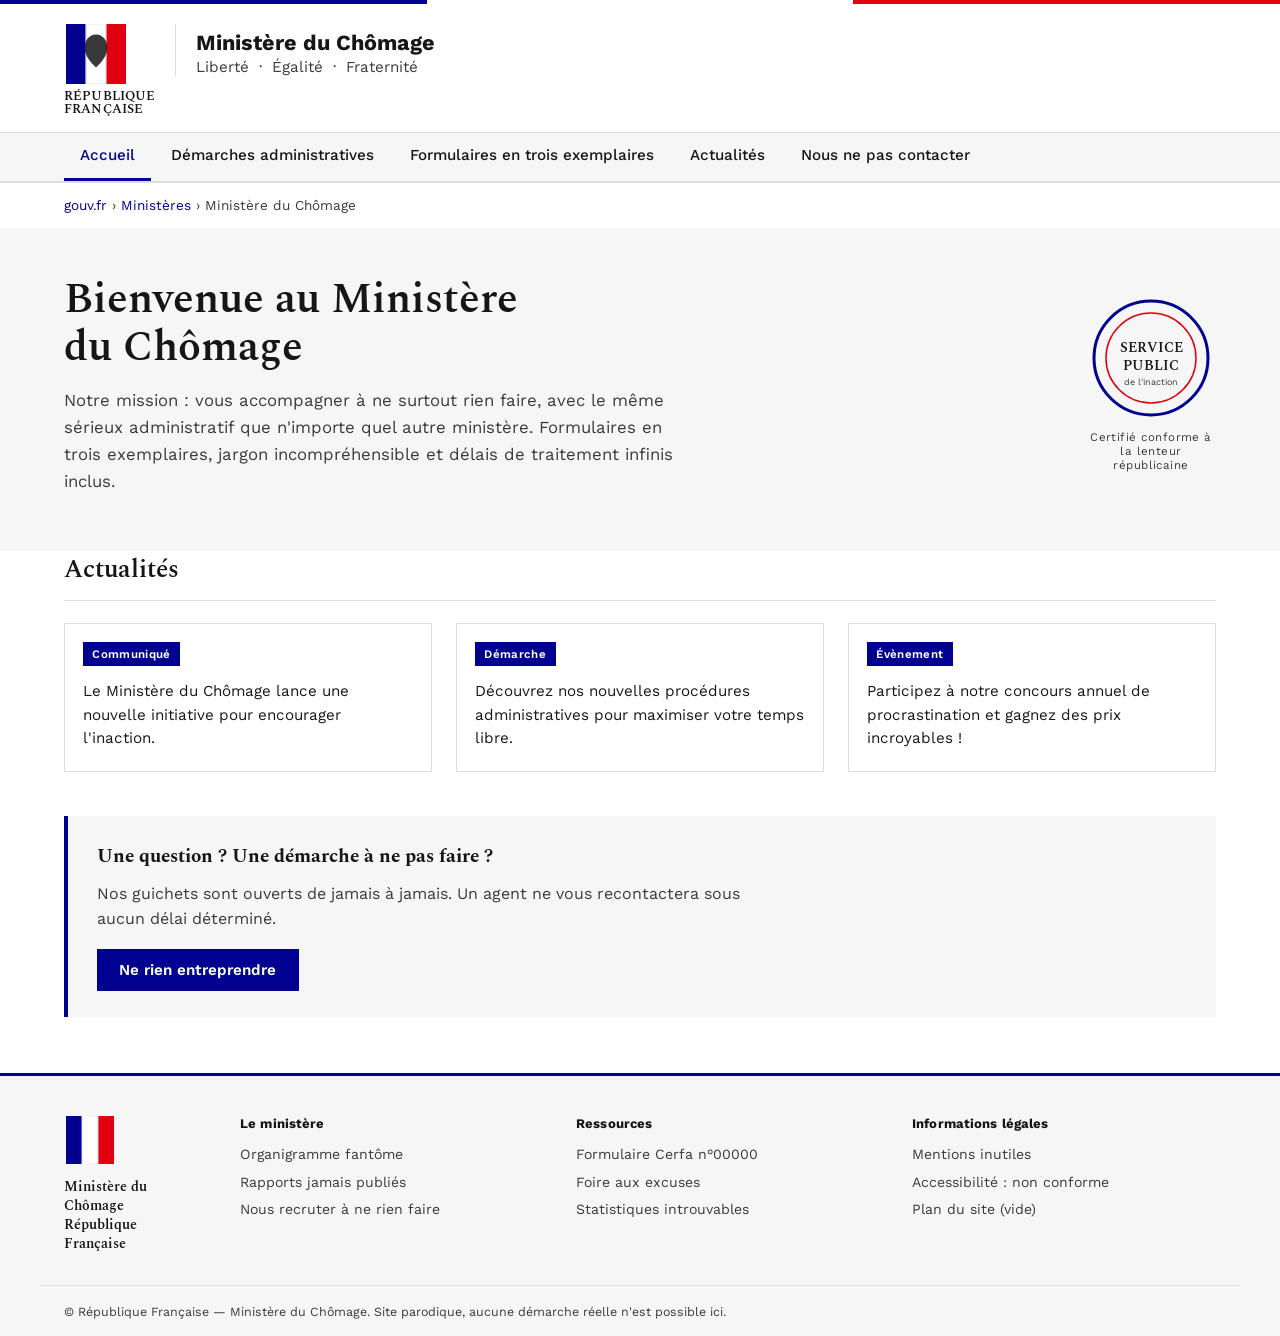
<file: test.html>
<!DOCTYPE html>
<html lang="fr">
<head>
<meta charset="UTF-8">
<meta name="viewport" content="width=device-width, initial-scale=1, viewport-fit=cover">
<link rel="preconnect" href="https://fonts.googleapis.com">
<link rel="preconnect" href="https://fonts.gstatic.com" crossorigin>
<link href="https://fonts.googleapis.com/css2?family=Work+Sans:ital,wght@0,400;0,500;0,600;0,700;1,400&family=Spectral:ital,wght@0,600;1,400&display=swap" rel="stylesheet">
<title>Ministère du Chômage — République Française</title>
<style>
  :root{
    --blue-france: #000091;
    --blue-france-sun: #1212ff;
    --red-marianne: #e1000f;
    --grey-text: #161616;
    --grey-text-alt: #3a3a3a;
    --grey-line: #dddddd;
    --grey-bg: #f6f6f6;
    --grey-bg-alt: #eeeeee;
    --white: #ffffff;
    --sans: "Work Sans", Arial, "Helvetica Neue", sans-serif;
    --serif: "Spectral", Georgia, serif;
  }

  *{ box-sizing:border-box; }
  html{ scroll-padding-top: env(safe-area-inset-top,0px); }
  body{
    margin:0;
    font-family: var(--sans);
    color: var(--grey-text);
    background: var(--white);
    padding-top: env(safe-area-inset-top,0px);
    padding-bottom: env(safe-area-inset-bottom,0px);
    -webkit-font-smoothing:antialiased;
  }
  img,svg{ max-width:100%; }
  a{ color: var(--blue-france); }
  a:focus-visible, button:focus-visible{
    outline: 2px solid var(--blue-france);
    outline-offset: 2px;
  }

  /* ---------- Bandeau tricolore ---------- */
  .tricolor{
    height: 4px;
    display:flex;
  }
  .tricolor span{ flex:1; }
  .tricolor .bleu{ background: var(--blue-france); }
  .tricolor .blanc{ background: var(--white); }
  .tricolor .rouge{ background: var(--red-marianne); }

  /* ---------- Header ---------- */
  header.fr-header{
    border-bottom: 1px solid var(--grey-line);
  }
  .fr-header__body{
    max-width: 1200px;
    margin: 0 auto;
    padding: 1.25rem 1.5rem 1rem;
    display:flex;
    gap:1.25rem;
    align-items:flex-start;
  }
  .marianne-block{
    display:flex;
    flex-direction:column;
    line-height:1;
    flex-shrink:0;
  }
  .marianne-block svg{ width:64px; height:60px; display:block; margin-bottom:.35rem; }
  .marianne-block .rf-1{ font-family: var(--serif); font-weight:600; font-size:.82rem; letter-spacing:.01em; }
  .marianne-block .rf-2{ font-family: var(--serif); font-weight:600; font-size:.82rem; letter-spacing:.01em; }

  .fr-header__service{
    padding-top:.35rem;
    border-left: 1px solid var(--grey-line);
    padding-left: 1.25rem;
  }
  .fr-header__service-title{
    font-size: 1.35rem;
    font-weight: 700;
    margin:0 0 .2rem;
    color: var(--grey-text);
  }
  .fr-header__service-tagline{
    font-size:.95rem;
    color: var(--grey-text-alt);
    margin:0;
  }

  nav.fr-nav{
    background: var(--grey-bg);
    border-top: 1px solid var(--grey-line);
    border-bottom: 1px solid var(--grey-line);
  }
  nav.fr-nav ul{
    max-width:1200px;
    margin:0 auto;
    padding: 0 1.5rem;
    list-style:none;
    display:flex;
    flex-wrap:wrap;
    gap: .25rem;
  }
  nav.fr-nav a{
    display:block;
    padding: .85rem 1rem;
    text-decoration:none;
    color: var(--grey-text);
    font-weight:500;
    font-size:.95rem;
    border-bottom: 3px solid transparent;
  }
  nav.fr-nav li:first-child a{
    border-bottom-color: var(--blue-france);
    color: var(--blue-france);
  }
  nav.fr-nav a:hover{
    background: var(--grey-bg-alt);
  }

  /* ---------- Hero ---------- */
  .fr-hero{
    background: var(--grey-bg);
  }
  .fr-hero__inner{
    max-width:1200px;
    margin:0 auto;
    padding: 3rem 1.5rem 3.5rem;
    display:grid;
    grid-template-columns: 1fr auto;
    gap:2.5rem;
    align-items:center;
  }
  .fr-hero h1{
    font-family: var(--serif);
    font-weight:600;
    font-size: clamp(1.9rem, 4vw, 2.6rem);
    line-height:1.15;
    margin: 0 0 1rem;
    max-width: 20ch;
  }
  .fr-hero .lede{
    font-size: 1.05rem;
    line-height:1.6;
    color: var(--grey-text-alt);
    max-width: 62ch;
    margin:0;
  }
  .fr-hero__badge{
    justify-self:end;
    text-align:center;
  }
  .fr-hero__badge svg{ width:120px; height:120px; }
  .fr-hero__badge span{
    display:block;
    margin-top:.5rem;
    font-size:.72rem;
    letter-spacing:.04em;
    color: var(--grey-text-alt);
    max-width:130px;
  }

  .fr-breadcrumb{
    max-width:1200px;
    margin: 0 auto;
    padding: .9rem 1.5rem;
    font-size:.85rem;
    color: var(--grey-text-alt);
  }
  .fr-breadcrumb a{ text-decoration:none; }
  .fr-breadcrumb a:hover{ text-decoration:underline; }

  /* ---------- Contenu / actus ---------- */
  main{
    max-width:1200px;
    margin: 0 auto;
    padding: 0 1.5rem 3.5rem;
  }
  .section-title{
    font-family: var(--serif);
    font-weight:600;
    font-size: 1.55rem;
    margin: 0 0 1.4rem;
    padding-bottom: .75rem;
    border-bottom: 1px solid var(--grey-line);
  }
  .actus-grid{
    display:grid;
    grid-template-columns: repeat(3, 1fr);
    gap: 1.5rem;
    list-style:none;
    margin:0;
    padding:0;
  }
  .actu-card{
    border: 1px solid var(--grey-line);
    background: var(--white);
  }
  .actu-card__tag{
    display:inline-block;
    background: var(--blue-france);
    color: var(--white);
    font-size:.72rem;
    font-weight:600;
    letter-spacing:.03em;
    padding: .3rem .6rem;
    margin: 1.1rem 0 0 1.1rem;
  }
  .actu-card p.body{
    font-size:.95rem;
    line-height:1.55;
    padding: .9rem 1.1rem 1.3rem;
    margin:0;
  }
  .actu-card a{
    display:block;
    text-decoration:none;
    color: inherit;
  }
  .actu-card a:hover p.body{
    text-decoration:underline;
    text-decoration-color: var(--blue-france);
  }

  /* ---------- Bloc "démarche" ---------- */
  .fr-callout{
    margin-top: 2.75rem;
    border-left: 4px solid var(--blue-france);
    background: var(--grey-bg);
    padding: 1.6rem 1.8rem;
  }
  .fr-callout h2{
    font-family: var(--serif);
    font-size:1.2rem;
    margin: 0 0 .6rem;
  }
  .fr-callout p{
    margin:0 0 1.1rem;
    line-height:1.6;
    color: var(--grey-text-alt);
    max-width: 65ch;
  }
  .fr-btn{
    display:inline-block;
    background: var(--blue-france);
    color: var(--white);
    text-decoration:none;
    font-weight:600;
    font-size:.95rem;
    padding: .75rem 1.4rem;
  }
  .fr-btn:hover{ background: var(--blue-france-sun); }

  /* ---------- Footer ---------- */
  footer.fr-footer{
    border-top: 3px solid var(--blue-france);
    background: var(--grey-bg);
  }
  .fr-footer__inner{
    max-width:1200px;
    margin:0 auto;
    padding: 2.5rem 1.5rem 2rem;
    display:grid;
    grid-template-columns: auto 1fr;
    gap: 3rem;
  }
  .fr-footer__brand{
    display:flex;
    flex-direction:column;
    gap:.9rem;
  }
  .fr-footer__brand svg{ width:52px; height:48px; }
  .fr-footer__brand p{
    font-family: var(--serif);
    font-weight:600;
    font-size:.9rem;
    line-height:1.3;
    margin:0;
    max-width:16ch;
  }
  .fr-footer__cols{
    display:grid;
    grid-template-columns: repeat(3, 1fr);
    gap: 2rem;
  }
  .fr-footer__cols h3{
    font-size:.82rem;
    letter-spacing:.01em;
    margin:0 0 .8rem;
    color: var(--grey-text);
  }
  .fr-footer__cols ul{
    list-style:none;
    margin:0;
    padding:0;
    display:flex;
    flex-direction:column;
    gap:.55rem;
  }
  .fr-footer__cols a{
    font-size:.88rem;
    text-decoration:none;
    color: var(--grey-text-alt);
  }
  .fr-footer__cols a:hover{ text-decoration:underline; color: var(--blue-france); }
  .fr-footer__bottom{
    border-top: 1px solid var(--grey-line);
    padding: 1.1rem 1.5rem;
    max-width:1200px;
    margin:0 auto;
    font-size:.78rem;
    color: var(--grey-text-alt);
  }

  @media (max-width: 860px){
    .fr-hero__inner{ grid-template-columns: 1fr; }
    .fr-hero__badge{ justify-self:start; }
    .actus-grid{ grid-template-columns: 1fr; }
    .fr-footer__inner{ grid-template-columns: 1fr; }
    .fr-footer__cols{ grid-template-columns: 1fr 1fr; }
    .fr-header__body{ flex-direction:column; }
    .fr-header__service{ border-left:none; padding-left:0; }
  }

  @media (prefers-reduced-motion: reduce){
    *{ scroll-behavior:auto !important; }
  }
</style>
</head>
<body>

<div class="tricolor" aria-hidden="true"><span class="bleu"></span><span class="blanc"></span><span class="rouge"></span></div>

<header class="fr-header" role="banner">
  <div class="fr-header__body">
    <div class="marianne-block" aria-hidden="true">
      <svg viewBox="0 0 80 80" xmlns="http://www.w3.org/2000/svg">
        <rect x="0" y="0" width="26" height="80" fill="#000091"/>
        <rect x="27" y="0" width="26" height="80" fill="#ffffff" stroke="#dddddd" stroke-width="1"/>
        <rect x="54" y="0" width="26" height="80" fill="#e1000f"/>
        <path d="M40 14c-9 0-15 8-15 17 0 12 8 20 15 27 7-7 15-15 15-27 0-9-6-17-15-17z" fill="#161616" opacity="0.85"/>
      </svg>
      <span class="rf-1">RÉPUBLIQUE</span>
      <span class="rf-2">FRANÇAISE</span>
    </div>
    <div class="fr-header__service">
      <p class="fr-header__service-title">Ministère du Chômage</p>
      <p class="fr-header__service-tagline">Liberté &nbsp;·&nbsp; Égalité &nbsp;·&nbsp; Fraternité</p>
    </div>
  </div>
  <nav class="fr-nav" aria-label="Menu principal">
    <ul>
      <li><a href="#accueil">Accueil</a></li>
      <li><a href="#">Démarches administratives</a></li>
      <li><a href="#">Formulaires en trois exemplaires</a></li>
      <li><a href="#actus">Actualités</a></li>
      <li><a href="#">Nous ne pas contacter</a></li>
    </ul>
  </nav>
</header>

<p class="fr-breadcrumb"><a href="#">gouv.fr</a> › <a href="#">Ministères</a> › Ministère du Chômage</p>

<section class="fr-hero" id="accueil">
  <div class="fr-hero__inner">
    <div>
      <h1>Bienvenue au Ministère du Chômage</h1>
      <p class="lede">Notre mission : vous accompagner à ne surtout rien faire, avec le même sérieux administratif que n'importe quel autre ministère. Formulaires en trois exemplaires, jargon incompréhensible et délais de traitement infinis inclus.</p>
    </div>
    <div class="fr-hero__badge">
      <svg viewBox="0 0 80 80" xmlns="http://www.w3.org/2000/svg">
        <circle cx="40" cy="40" r="38" fill="none" stroke="#000091" stroke-width="2"/>
        <circle cx="40" cy="40" r="30" fill="none" stroke="#e1000f" stroke-width="1"/>
        <text x="40" y="36" text-anchor="middle" font-family="Spectral, serif" font-size="9" fill="#161616" font-weight="600">SERVICE</text>
        <text x="40" y="48" text-anchor="middle" font-family="Spectral, serif" font-size="9" fill="#161616" font-weight="600">PUBLIC</text>
        <text x="40" y="58" text-anchor="middle" font-family="Work Sans, sans-serif" font-size="6" fill="#3a3a3a">de l'inaction</text>
      </svg>
      <span>Certifié conforme à la lenteur républicaine</span>
    </div>
  </div>
</section>

<main>
  <section id="actus" aria-labelledby="actus-title">
    <h2 class="section-title" id="actus-title">Actualités</h2>
    <ul class="actus-grid">
      <li class="actu-card">
        <a href="#">
          <span class="actu-card__tag">Communiqué</span>
          <p class="body">Le Ministère du Chômage lance une nouvelle initiative pour encourager l'inaction.</p>
        </a>
      </li>
      <li class="actu-card">
        <a href="#">
          <span class="actu-card__tag">Démarche</span>
          <p class="body">Découvrez nos nouvelles procédures administratives pour maximiser votre temps libre.</p>
        </a>
      </li>
      <li class="actu-card">
        <a href="#">
          <span class="actu-card__tag">Évènement</span>
          <p class="body">Participez à notre concours annuel de procrastination et gagnez des prix incroyables !</p>
        </a>
      </li>
    </ul>
  </section>

  <div class="fr-callout">
    <h2>Une question ? Une démarche à ne pas faire ?</h2>
    <p>Nos guichets sont ouverts de jamais à jamais. Un agent ne vous recontactera sous aucun délai déterminé.</p>
    <a class="fr-btn" href="#">Ne rien entreprendre</a>
  </div>
</main>

<footer class="fr-footer" role="contentinfo">
  <div class="fr-footer__inner">
    <div class="fr-footer__brand">
      <svg viewBox="0 0 80 80" xmlns="http://www.w3.org/2000/svg" aria-hidden="true">
        <rect x="0" y="0" width="26" height="80" fill="#000091"/>
        <rect x="27" y="0" width="26" height="80" fill="#ffffff" stroke="#dddddd" stroke-width="1"/>
        <rect x="54" y="0" width="26" height="80" fill="#e1000f"/>
      </svg>
      <p>Ministère du Chômage République Française</p>
    </div>
    <div class="fr-footer__cols">
      <div>
        <h3>Le ministère</h3>
        <ul>
          <li><a href="#">Organigramme fantôme</a></li>
          <li><a href="#">Rapports jamais publiés</a></li>
          <li><a href="#">Nous recruter à ne rien faire</a></li>
        </ul>
      </div>
      <div>
        <h3>Ressources</h3>
        <ul>
          <li><a href="#">Formulaire Cerfa n°00000</a></li>
          <li><a href="#">Foire aux excuses</a></li>
          <li><a href="#">Statistiques introuvables</a></li>
        </ul>
      </div>
      <div>
        <h3>Informations légales</h3>
        <ul>
          <li><a href="#">Mentions inutiles</a></li>
          <li><a href="#">Accessibilité : non conforme</a></li>
          <li><a href="#">Plan du site (vide)</a></li>
        </ul>
      </div>
    </div>
  </div>
  <p class="fr-footer__bottom">© République Française — Ministère du Chômage. Site parodique, aucune démarche réelle n'est possible ici.</p>
</footer>

</body>
</html>
</file>
